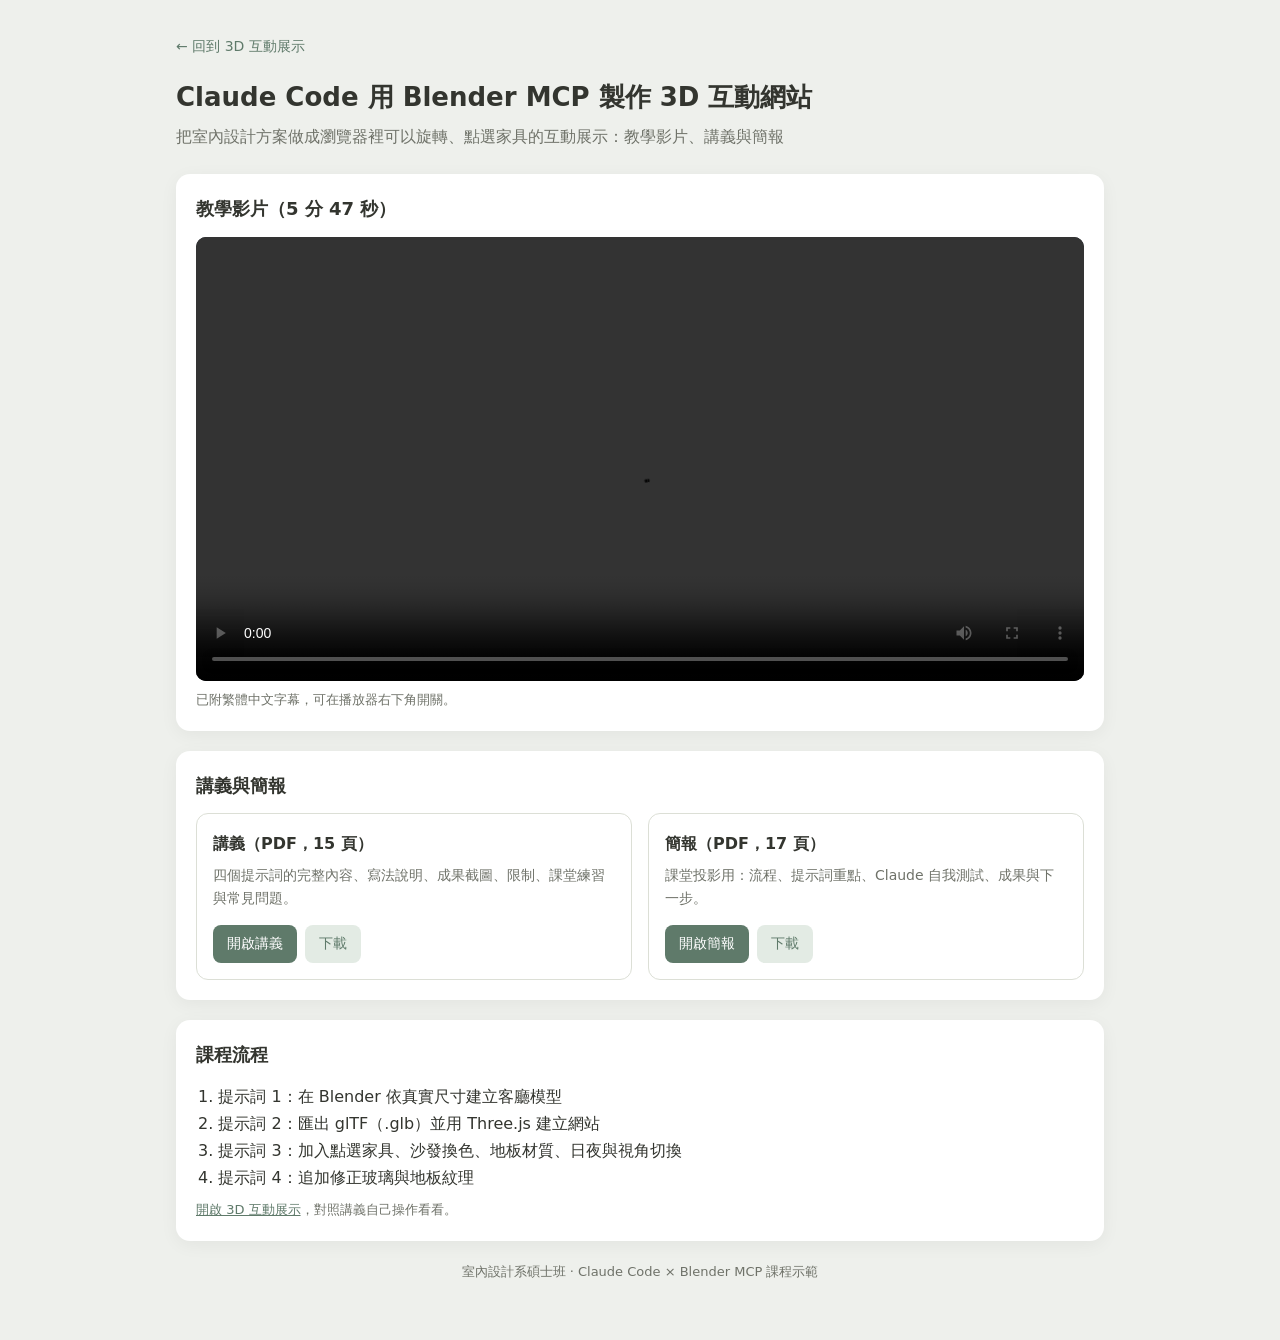
<file: course.html>
<!doctype html>
<html lang="zh-Hant">
<head>
  <meta charset="utf-8">
  <meta name="viewport" content="width=device-width, initial-scale=1">
  <title>教學影片與講義｜北歐風客廳 3D 互動展示</title>
  <style>
    :root {
      --bg: #eef0ec; --card: #ffffff; --text: #33352f; --muted: #6f7269;
      --line: #dcdfd6; --accent: #5f7a6a; --accent-soft: #e3ebe4;
    }
    * { box-sizing: border-box; }
    body {
      margin: 0; background: var(--bg); color: var(--text);
      font-family: "Noto Sans TC", "Microsoft JhengHei", system-ui, sans-serif; line-height: 1.7;
    }
    main { max-width: 960px; margin: 0 auto; padding: 32px 16px 56px; }
    a { color: var(--accent); }
    .back { display: inline-block; margin-bottom: 16px; font-size: 14px; text-decoration: none; }
    h1 { margin: 0 0 4px; font-size: 26px; }
    .lead { margin: 0 0 24px; color: var(--muted); }
    section { background: var(--card); border-radius: 14px; padding: 20px; margin-bottom: 20px;
              box-shadow: 0 4px 18px rgba(0,0,0,.05); }
    h2 { margin: 0 0 12px; font-size: 18px; }
    video { width: 100%; border-radius: 10px; background: #1d222b; display: block; }
    .note { font-size: 13px; color: var(--muted); margin: 8px 0 0; }
    .docs { display: grid; grid-template-columns: repeat(auto-fit, minmax(240px, 1fr)); gap: 16px; }
    .doc { border: 1px solid var(--line); border-radius: 12px; padding: 16px; display: flex; flex-direction: column; gap: 6px; }
    .doc h3 { margin: 0; font-size: 16px; }
    .doc p { margin: 0; font-size: 14px; color: var(--muted); flex: 1; }
    .btns { display: flex; gap: 8px; flex-wrap: wrap; margin-top: 8px; }
    .btn { display: inline-block; padding: 7px 14px; border-radius: 8px; font-size: 14px; text-decoration: none;
           background: var(--accent); color: #fff; }
    .btn.ghost { background: var(--accent-soft); color: var(--accent); }
    ol { margin: 0; padding-left: 1.4em; }
    footer { text-align: center; font-size: 13px; color: var(--muted); }
  </style>
</head>
<body>
  <main>
    <a class="back" href="./">← 回到 3D 互動展示</a>
    <h1>Claude Code 用 Blender MCP 製作 3D 互動網站</h1>
    <p class="lead">把室內設計方案做成瀏覽器裡可以旋轉、點選家具的互動展示：教學影片、講義與簡報</p>

    <section>
      <h2>教學影片（5 分 47 秒）</h2>
      <video controls preload="metadata" playsinline>
        <source src="course/tutorial.mp4" type="video/mp4">
        <track kind="subtitles" src="course/tutorial.vtt" srclang="zh-Hant" label="繁體中文" default>
        你的瀏覽器不支援影片播放，請<a href="course/tutorial.mp4">下載影片</a>。
      </video>
      <p class="note">已附繁體中文字幕，可在播放器右下角開關。</p>
    </section>

    <section>
      <h2>講義與簡報</h2>
      <div class="docs">
        <div class="doc">
          <h3>講義（PDF，15 頁）</h3>
          <p>四個提示詞的完整內容、寫法說明、成果截圖、限制、課堂練習與常見問題。</p>
          <div class="btns">
            <a class="btn" href="course/handout.pdf" target="_blank" rel="noopener">開啟講義</a>
            <a class="btn ghost" href="course/handout.pdf" download>下載</a>
          </div>
        </div>
        <div class="doc">
          <h3>簡報（PDF，17 頁）</h3>
          <p>課堂投影用：流程、提示詞重點、Claude 自我測試、成果與下一步。</p>
          <div class="btns">
            <a class="btn" href="course/slides.pdf" target="_blank" rel="noopener">開啟簡報</a>
            <a class="btn ghost" href="course/slides.pdf" download>下載</a>
          </div>
        </div>
      </div>
    </section>

    <section>
      <h2>課程流程</h2>
      <ol>
        <li>提示詞 1：在 Blender 依真實尺寸建立客廳模型</li>
        <li>提示詞 2：匯出 glTF（.glb）並用 Three.js 建立網站</li>
        <li>提示詞 3：加入點選家具、沙發換色、地板材質、日夜與視角切換</li>
        <li>提示詞 4：追加修正玻璃與地板紋理</li>
      </ol>
      <p class="note"><a href="./">開啟 3D 互動展示</a>，對照講義自己操作看看。</p>
    </section>

    <footer>室內設計系碩士班 · Claude Code × Blender MCP 課程示範</footer>
  </main>
</body>
</html>
</file>
